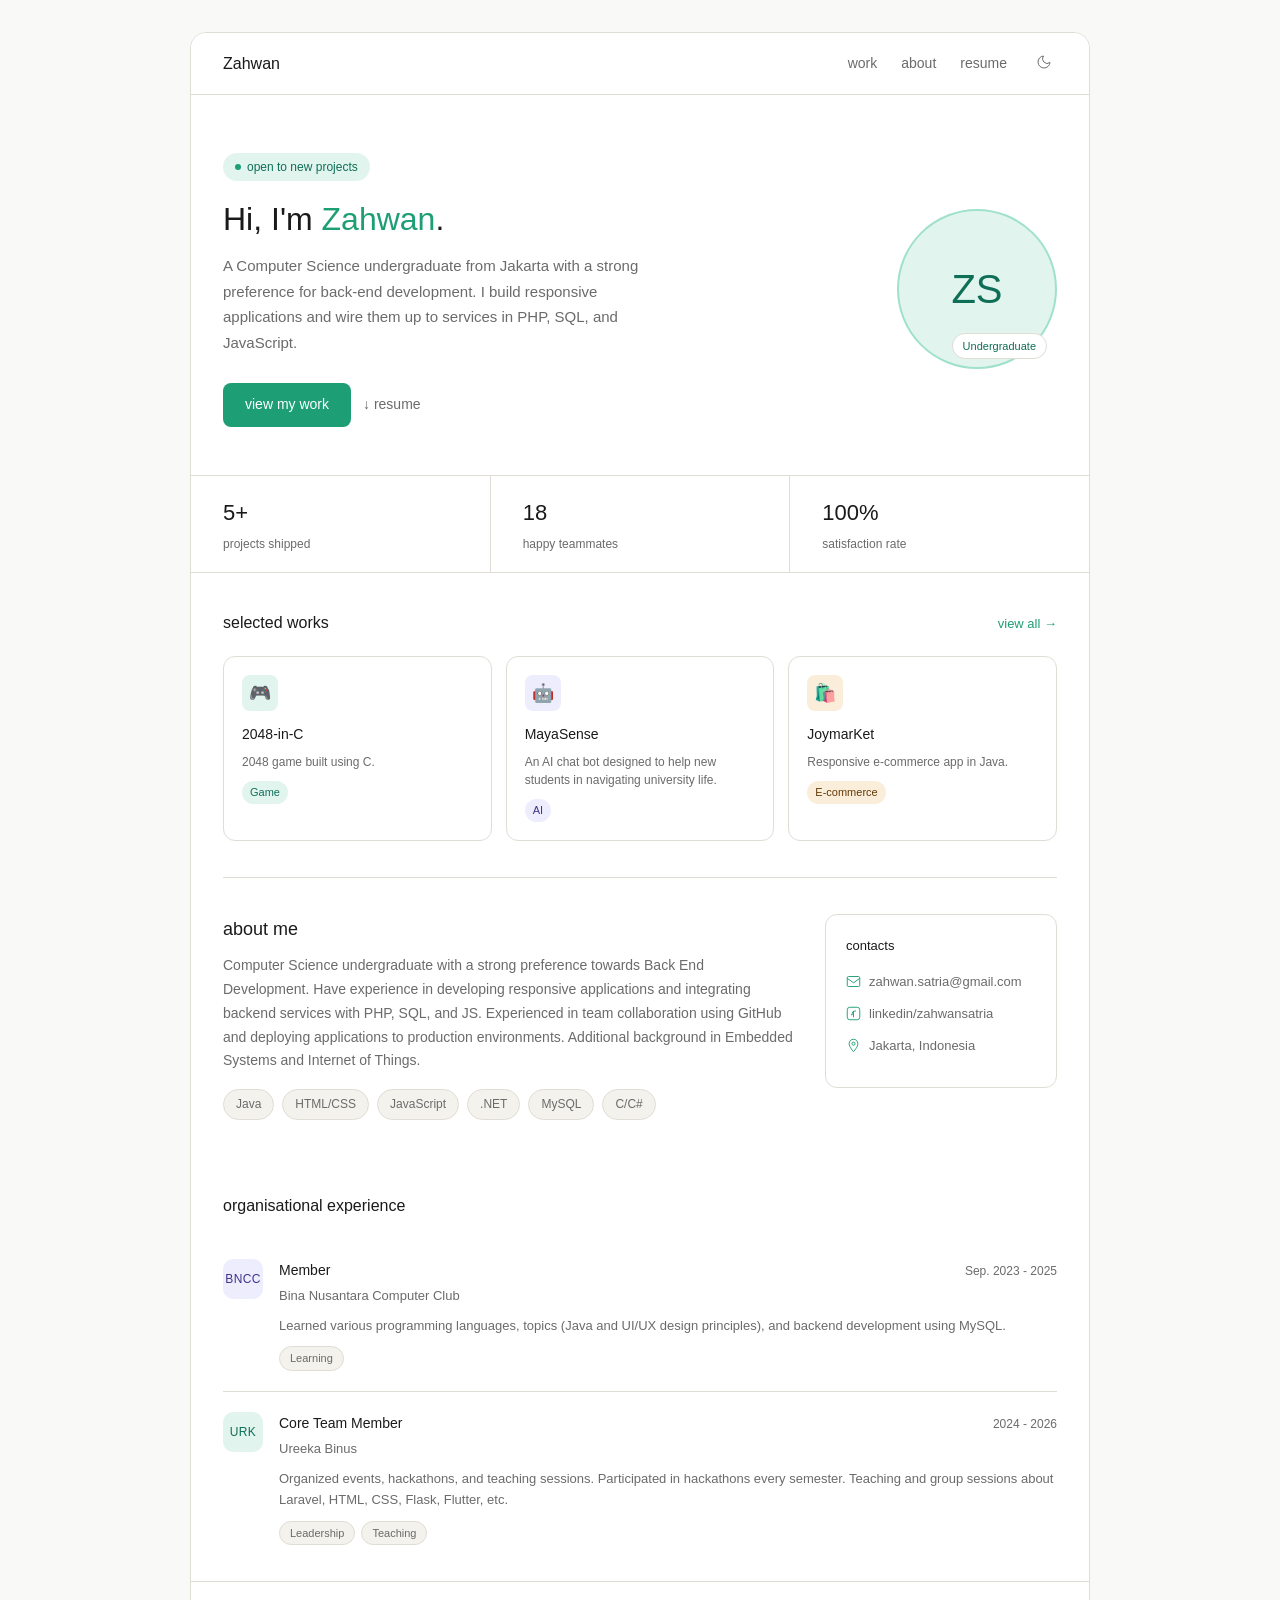
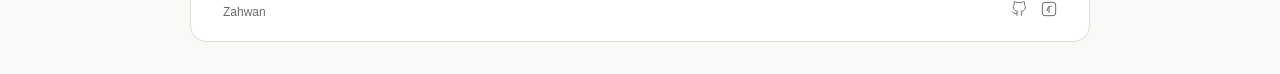
<file: docs/index.html>
<!DOCTYPE html>
<html lang="en">
<head>
  <meta charset="UTF-8" />
  <meta name="viewport" content="width=device-width, initial-scale=1.0" />
  <title>Zahwan Satria · Portfolio</title>
  <link rel="stylesheet" href="./css/styles.css" />
  
  <script>
    (function () {
      try {
        var saved = localStorage.getItem('theme');
        if (saved === 'light' || saved === 'dark') {
          document.documentElement.setAttribute('data-theme', saved);
        }
      } catch (e) {}
    })();
  </script>
</head>
<body>

  <div class="site-wrapper">

    
    <nav class="nav">
      <a class="nav-logo" href="./">Zahwan</a>
      <ul class="nav-links">
        <li><a href="./work" class="">work</a></li>
        <li><a href="./about" class="">about</a></li>
        <li><a href="./resume" class="">resume</a></li>
        <li>
          <button type="button" class="theme-toggle" id="theme-toggle" title="Switch between light and dark mode" aria-label="Switch between light and dark mode">
            <svg class="icon-moon" xmlns="http://www.w3.org/2000/svg" viewBox="0 0 24 24" fill="none" stroke="currentColor" stroke-width="1.5" aria-hidden="true"><path d="M21 12.79A9 9 0 1 1 11.21 3a7 7 0 0 0 9.79 9.79z"/></svg>
            <svg class="icon-sun" xmlns="http://www.w3.org/2000/svg" viewBox="0 0 24 24" fill="none" stroke="currentColor" stroke-width="1.5" aria-hidden="true"><circle cx="12" cy="12" r="4"/><path d="M12 2v2m0 16v2M4.93 4.93l1.41 1.41m11.32 11.32 1.41 1.41M2 12h2m16 0h2M4.93 19.07l1.41-1.41M17.66 6.34l1.41-1.41"/></svg>
          </button>
        </li>
      </ul>
    </nav>

    
  
  <section class="hero">
    <div class="hero-text">
      <div class="hero-badge">
        <span class="hero-badge-dot"></span>
        open to new projects
      </div>
      <h1>Hi, I'm <span>Zahwan</span>.</h1>
      <p class="hero-sub">
        A Computer Science undergraduate from Jakarta with a strong preference for back-end
        development. I build responsive applications and wire them up to services in
        PHP, SQL, and JavaScript.
      </p>
      <div class="hero-actions">
        <a class="btn-primary" href="./work">view my work</a>
        <a class="btn-secondary" href="./resume">↓ resume</a>
      </div>
    </div>
    <div class="avatar-area">
      <div class="avatar-ring">
        <span class="avatar-initials">ZS</span>
        <span class="avatar-badge">Undergraduate</span>
      </div>
    </div>
  </section>

  
  <div class="stats-row">
          <div class="stat">
        <div class="stat-num">5+</div>
        <div class="stat-label">projects shipped</div>
      </div>
          <div class="stat">
        <div class="stat-num">18</div>
        <div class="stat-label">happy teammates</div>
      </div>
          <div class="stat">
        <div class="stat-num">100%</div>
        <div class="stat-label">satisfaction rate</div>
      </div>
      </div>

  
  <section class="section">
    <div class="section-header">
      <span class="section-title">selected works</span>
      <a href="./work" class="section-link">view all →</a>
    </div>
    <div class="work-grid">
              <div class="work-card">
          <div class="work-thumb work-thumb--teal">🎮</div>
          <h3>2048-in-C</h3>
          <p>2048 game built using C.</p>
          <span class="work-tag work-tag--teal">Game</span>
        </div>
              <div class="work-card">
          <div class="work-thumb work-thumb--purple">🤖</div>
          <h3>MayaSense</h3>
          <p>An AI chat bot designed to help new students in navigating university life.</p>
          <span class="work-tag work-tag--purple">AI</span>
        </div>
              <div class="work-card">
          <div class="work-thumb work-thumb--amber">🛍️</div>
          <h3>JoymarKet</h3>
          <p>Responsive e-commerce app in Java.</p>
          <span class="work-tag work-tag--amber">E-commerce</span>
        </div>
          </div>
  </section>

  <div class="divider"></div>

  
  <section class="about-section">
    <div class="about-text">
      <h2>about me</h2>
      <p>Computer Science undergraduate with a strong preference towards Back End Development. Have experience in developing responsive applications and integrating backend services with PHP, SQL, and JS. Experienced in team collaboration using GitHub and deploying applications to production environments. Additional background in Embedded Systems and Internet of Things.</p>
      <div class="skills-wrap">
                  <span class="skill-pill">Java</span>
                  <span class="skill-pill">HTML/CSS</span>
                  <span class="skill-pill">JavaScript</span>
                  <span class="skill-pill">.NET</span>
                  <span class="skill-pill">MySQL</span>
                  <span class="skill-pill">C/C#</span>
              </div>
    </div>

    <div class="contact-card">
      <h3>contacts</h3>
              <a class="contact-item" href="mailto:zahwan.satria@gmail.com"
     >
    <svg xmlns="http://www.w3.org/2000/svg" viewBox="0 0 24 24" fill="none" stroke="currentColor" stroke-width="1.5" aria-hidden="true"><rect x="2" y="4" width="20" height="16" rx="2"/><path d="m2 7 10 7 10-7"/></svg>
        zahwan.satria@gmail.com
  </a>
              <a class="contact-item" href="https://www.linkedin.com/in/zahwansatria"
      target="_blank" rel="noopener" >
    <svg xmlns="http://www.w3.org/2000/svg" viewBox="0 0 24 24" fill="none" stroke="currentColor" stroke-width="1.5" aria-hidden="true"><rect x="2" y="2" width="20" height="20" rx="4"/><path d="M16 8h-2a4 4 0 0 0-4 4v2H8m4-6v10"/></svg>
        linkedin/zahwansatria
  </a>
              <div class="contact-item">
    <svg xmlns="http://www.w3.org/2000/svg" viewBox="0 0 24 24" fill="none" stroke="currentColor" stroke-width="1.5" aria-hidden="true"><path d="M12 2C8.13 2 5 5.13 5 9c0 5.25 7 13 7 13s7-7.75 7-13c0-3.87-3.13-7-7-7z"/><circle cx="12" cy="9" r="2.5"/></svg>
        Jakarta, Indonesia
  </div>
          </div>
  </section>

  
  <section class="section">
    <div class="section-header">
      <span class="section-title">organisational experience</span>
    </div>
    <div class="org-list">
              <div class="org-item">
          <div class="org-logo org-logo--purple">BNCC</div>
          <div class="org-body">
            <div class="org-header">
              <div>
                <div class="org-role">Member</div>
                <div class="org-name">Bina Nusantara Computer Club</div>
              </div>
              <span class="org-period">Sep. 2023 - 2025</span>
            </div>
            <p class="org-desc">Learned various programming languages, topics (Java and UI/UX design principles), and backend development using MySQL.</p>
            <div class="org-tags">
                              <span class="org-tag">Learning</span>
                          </div>
          </div>
        </div>
              <div class="org-item">
          <div class="org-logo org-logo--teal">URK</div>
          <div class="org-body">
            <div class="org-header">
              <div>
                <div class="org-role">Core Team Member</div>
                <div class="org-name">Ureeka Binus</div>
              </div>
              <span class="org-period">2024 - 2026</span>
            </div>
            <p class="org-desc">Organized events, hackathons, and teaching sessions. Participated in hackathons every semester. Teaching and group sessions about Laravel, HTML, CSS, Flask, Flutter, etc.</p>
            <div class="org-tags">
                              <span class="org-tag">Leadership</span>
                              <span class="org-tag">Teaching</span>
                          </div>
          </div>
        </div>
          </div>
  </section>


    
    <footer class="footer">
      <span class="footer-text">Zahwan</span>
      <div class="footer-icons">
        <a href="https://github.com/Zeed3" aria-label="GitHub" target="_blank" rel="noopener">
          <svg xmlns="http://www.w3.org/2000/svg" viewBox="0 0 24 24" fill="none" stroke="currentColor" stroke-width="1.5" aria-hidden="true"><path d="M9 19c-5 1.5-5-2.5-7-3m14 6v-3.87a3.37 3.37 0 0 0-.94-2.61c3.14-.35 6.44-1.54 6.44-7A5.44 5.44 0 0 0 20 4.77 5.07 5.07 0 0 0 19.91 1S18.73.65 16 2.48a13.38 13.38 0 0 0-7 0C6.27.65 5.09 1 5.09 1A5.07 5.07 0 0 0 5 4.77a5.44 5.44 0 0 0-1.5 3.78c0 5.42 3.3 6.61 6.44 7A3.37 3.37 0 0 0 9 18.13V22"/></svg>
        </a>
        <a href="https://www.linkedin.com/in/zahwansatria" aria-label="LinkedIn" target="_blank" rel="noopener">
          <svg xmlns="http://www.w3.org/2000/svg" viewBox="0 0 24 24" fill="none" stroke="currentColor" stroke-width="1.5" aria-hidden="true"><rect x="2" y="2" width="20" height="20" rx="4"/><path d="M16 8h-2a4 4 0 0 0-4 4v2H8m4-6v10"/></svg>
        </a>
      </div>
    </footer>

  </div>

  <script>
    document.getElementById('theme-toggle').addEventListener('click', function () {
      var root = document.documentElement;
      // Whatever is showing right now: an explicit choice, else the OS setting.
      var current = root.getAttribute('data-theme');
      var effective = current || (window.matchMedia('(prefers-color-scheme: dark)').matches ? 'dark' : 'light');
      var next = effective === 'dark' ? 'light' : 'dark';
      root.setAttribute('data-theme', next);
      try { localStorage.setItem('theme', next); } catch (e) {}
    });
  </script>

</body>
</html>
</file>
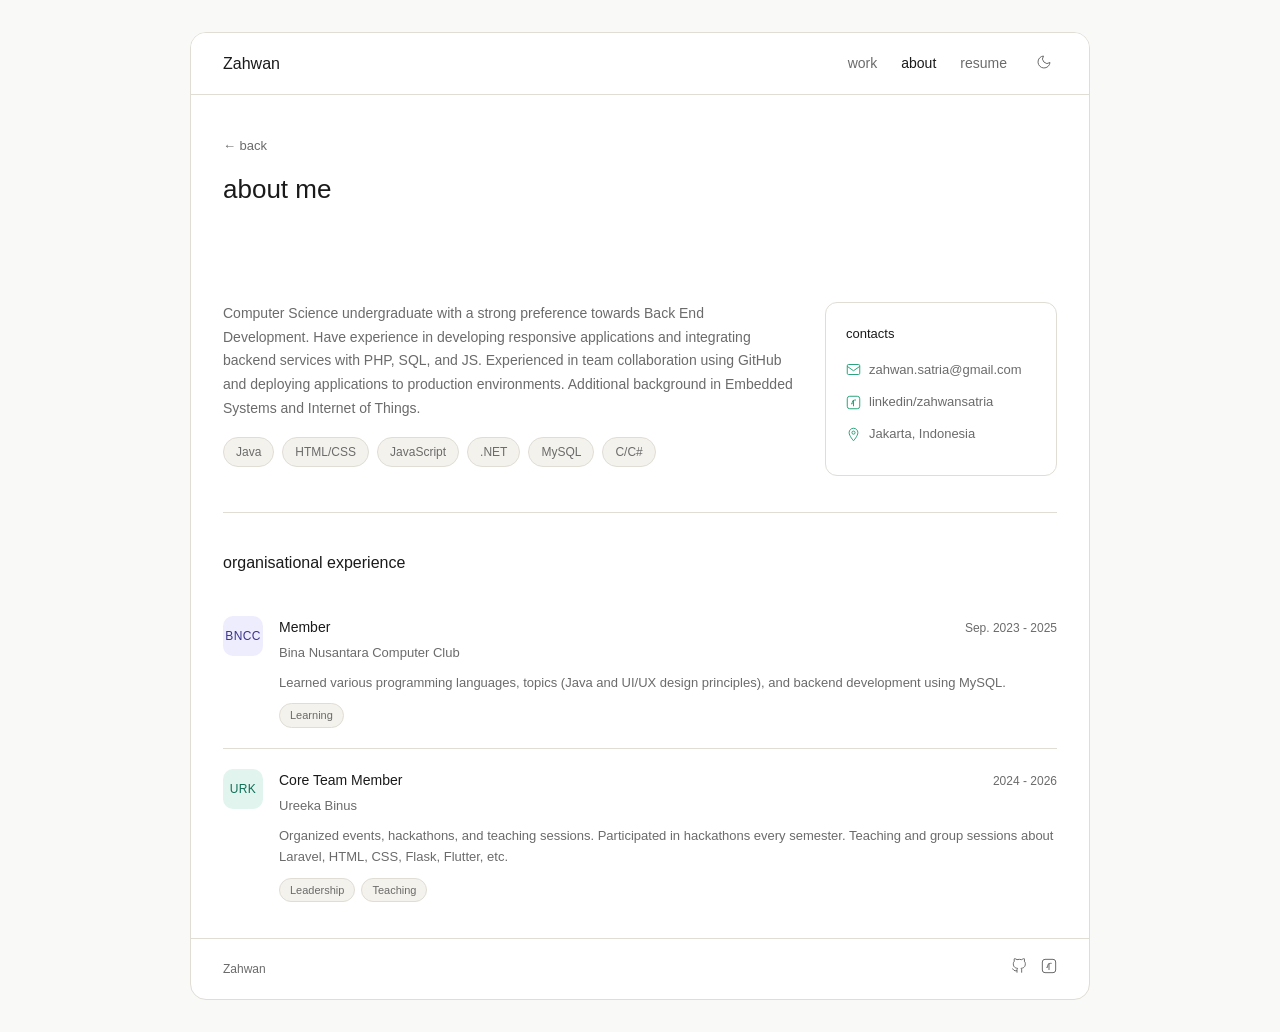
<file: docs/about/index.html>
<!DOCTYPE html>
<html lang="en">
<head>
  <meta charset="UTF-8" />
  <meta name="viewport" content="width=device-width, initial-scale=1.0" />
  <title>About · Zahwan Satria</title>
  <link rel="stylesheet" href="../css/styles.css" />
  
  <script>
    (function () {
      try {
        var saved = localStorage.getItem('theme');
        if (saved === 'light' || saved === 'dark') {
          document.documentElement.setAttribute('data-theme', saved);
        }
      } catch (e) {}
    })();
  </script>
</head>
<body>

  <div class="site-wrapper">

    
    <nav class="nav">
      <a class="nav-logo" href="../">Zahwan</a>
      <ul class="nav-links">
        <li><a href="../work" class="">work</a></li>
        <li><a href="../about" class="active">about</a></li>
        <li><a href="../resume" class="">resume</a></li>
        <li>
          <button type="button" class="theme-toggle" id="theme-toggle" title="Switch between light and dark mode" aria-label="Switch between light and dark mode">
            <svg class="icon-moon" xmlns="http://www.w3.org/2000/svg" viewBox="0 0 24 24" fill="none" stroke="currentColor" stroke-width="1.5" aria-hidden="true"><path d="M21 12.79A9 9 0 1 1 11.21 3a7 7 0 0 0 9.79 9.79z"/></svg>
            <svg class="icon-sun" xmlns="http://www.w3.org/2000/svg" viewBox="0 0 24 24" fill="none" stroke="currentColor" stroke-width="1.5" aria-hidden="true"><circle cx="12" cy="12" r="4"/><path d="M12 2v2m0 16v2M4.93 4.93l1.41 1.41m11.32 11.32 1.41 1.41M2 12h2m16 0h2M4.93 19.07l1.41-1.41M17.66 6.34l1.41-1.41"/></svg>
          </button>
        </li>
      </ul>
    </nav>

    
  <section class="section">
    <div class="page-header">
      <a href="../" class="back-link">← back</a>
      <h1 class="page-title">about me</h1>
    </div>
  </section>

  <section class="about-section">
    <div class="about-text">
      <p>Computer Science undergraduate with a strong preference towards Back End Development. Have experience in developing responsive applications and integrating backend services with PHP, SQL, and JS. Experienced in team collaboration using GitHub and deploying applications to production environments. Additional background in Embedded Systems and Internet of Things.</p>
      <div class="skills-wrap">
                  <span class="skill-pill">Java</span>
                  <span class="skill-pill">HTML/CSS</span>
                  <span class="skill-pill">JavaScript</span>
                  <span class="skill-pill">.NET</span>
                  <span class="skill-pill">MySQL</span>
                  <span class="skill-pill">C/C#</span>
              </div>
    </div>

    <div class="contact-card">
      <h3>contacts</h3>
              <a class="contact-item" href="mailto:zahwan.satria@gmail.com"
     >
    <svg xmlns="http://www.w3.org/2000/svg" viewBox="0 0 24 24" fill="none" stroke="currentColor" stroke-width="1.5" aria-hidden="true"><rect x="2" y="4" width="20" height="16" rx="2"/><path d="m2 7 10 7 10-7"/></svg>
        zahwan.satria@gmail.com
  </a>
              <a class="contact-item" href="https://www.linkedin.com/in/zahwansatria"
      target="_blank" rel="noopener" >
    <svg xmlns="http://www.w3.org/2000/svg" viewBox="0 0 24 24" fill="none" stroke="currentColor" stroke-width="1.5" aria-hidden="true"><rect x="2" y="2" width="20" height="20" rx="4"/><path d="M16 8h-2a4 4 0 0 0-4 4v2H8m4-6v10"/></svg>
        linkedin/zahwansatria
  </a>
              <div class="contact-item">
    <svg xmlns="http://www.w3.org/2000/svg" viewBox="0 0 24 24" fill="none" stroke="currentColor" stroke-width="1.5" aria-hidden="true"><path d="M12 2C8.13 2 5 5.13 5 9c0 5.25 7 13 7 13s7-7.75 7-13c0-3.87-3.13-7-7-7z"/><circle cx="12" cy="9" r="2.5"/></svg>
        Jakarta, Indonesia
  </div>
          </div>
  </section>

  <div class="divider"></div>

  
  <section class="section">
    <div class="section-header">
      <span class="section-title">organisational experience</span>
    </div>
    <div class="org-list">
              <div class="org-item">
          <div class="org-logo org-logo--purple">BNCC</div>
          <div class="org-body">
            <div class="org-header">
              <div>
                <div class="org-role">Member</div>
                <div class="org-name">Bina Nusantara Computer Club</div>
              </div>
              <span class="org-period">Sep. 2023 - 2025</span>
            </div>
            <p class="org-desc">Learned various programming languages, topics (Java and UI/UX design principles), and backend development using MySQL.</p>
            <div class="org-tags">
                              <span class="org-tag">Learning</span>
                          </div>
          </div>
        </div>
              <div class="org-item">
          <div class="org-logo org-logo--teal">URK</div>
          <div class="org-body">
            <div class="org-header">
              <div>
                <div class="org-role">Core Team Member</div>
                <div class="org-name">Ureeka Binus</div>
              </div>
              <span class="org-period">2024 - 2026</span>
            </div>
            <p class="org-desc">Organized events, hackathons, and teaching sessions. Participated in hackathons every semester. Teaching and group sessions about Laravel, HTML, CSS, Flask, Flutter, etc.</p>
            <div class="org-tags">
                              <span class="org-tag">Leadership</span>
                              <span class="org-tag">Teaching</span>
                          </div>
          </div>
        </div>
          </div>
  </section>


    
    <footer class="footer">
      <span class="footer-text">Zahwan</span>
      <div class="footer-icons">
        <a href="https://github.com/Zeed3" aria-label="GitHub" target="_blank" rel="noopener">
          <svg xmlns="http://www.w3.org/2000/svg" viewBox="0 0 24 24" fill="none" stroke="currentColor" stroke-width="1.5" aria-hidden="true"><path d="M9 19c-5 1.5-5-2.5-7-3m14 6v-3.87a3.37 3.37 0 0 0-.94-2.61c3.14-.35 6.44-1.54 6.44-7A5.44 5.44 0 0 0 20 4.77 5.07 5.07 0 0 0 19.91 1S18.73.65 16 2.48a13.38 13.38 0 0 0-7 0C6.27.65 5.09 1 5.09 1A5.07 5.07 0 0 0 5 4.77a5.44 5.44 0 0 0-1.5 3.78c0 5.42 3.3 6.61 6.44 7A3.37 3.37 0 0 0 9 18.13V22"/></svg>
        </a>
        <a href="https://www.linkedin.com/in/zahwansatria" aria-label="LinkedIn" target="_blank" rel="noopener">
          <svg xmlns="http://www.w3.org/2000/svg" viewBox="0 0 24 24" fill="none" stroke="currentColor" stroke-width="1.5" aria-hidden="true"><rect x="2" y="2" width="20" height="20" rx="4"/><path d="M16 8h-2a4 4 0 0 0-4 4v2H8m4-6v10"/></svg>
        </a>
      </div>
    </footer>

  </div>

  <script>
    document.getElementById('theme-toggle').addEventListener('click', function () {
      var root = document.documentElement;
      // Whatever is showing right now: an explicit choice, else the OS setting.
      var current = root.getAttribute('data-theme');
      var effective = current || (window.matchMedia('(prefers-color-scheme: dark)').matches ? 'dark' : 'light');
      var next = effective === 'dark' ? 'light' : 'dark';
      root.setAttribute('data-theme', next);
      try { localStorage.setItem('theme', next); } catch (e) {}
    });
  </script>

</body>
</html>
</file>
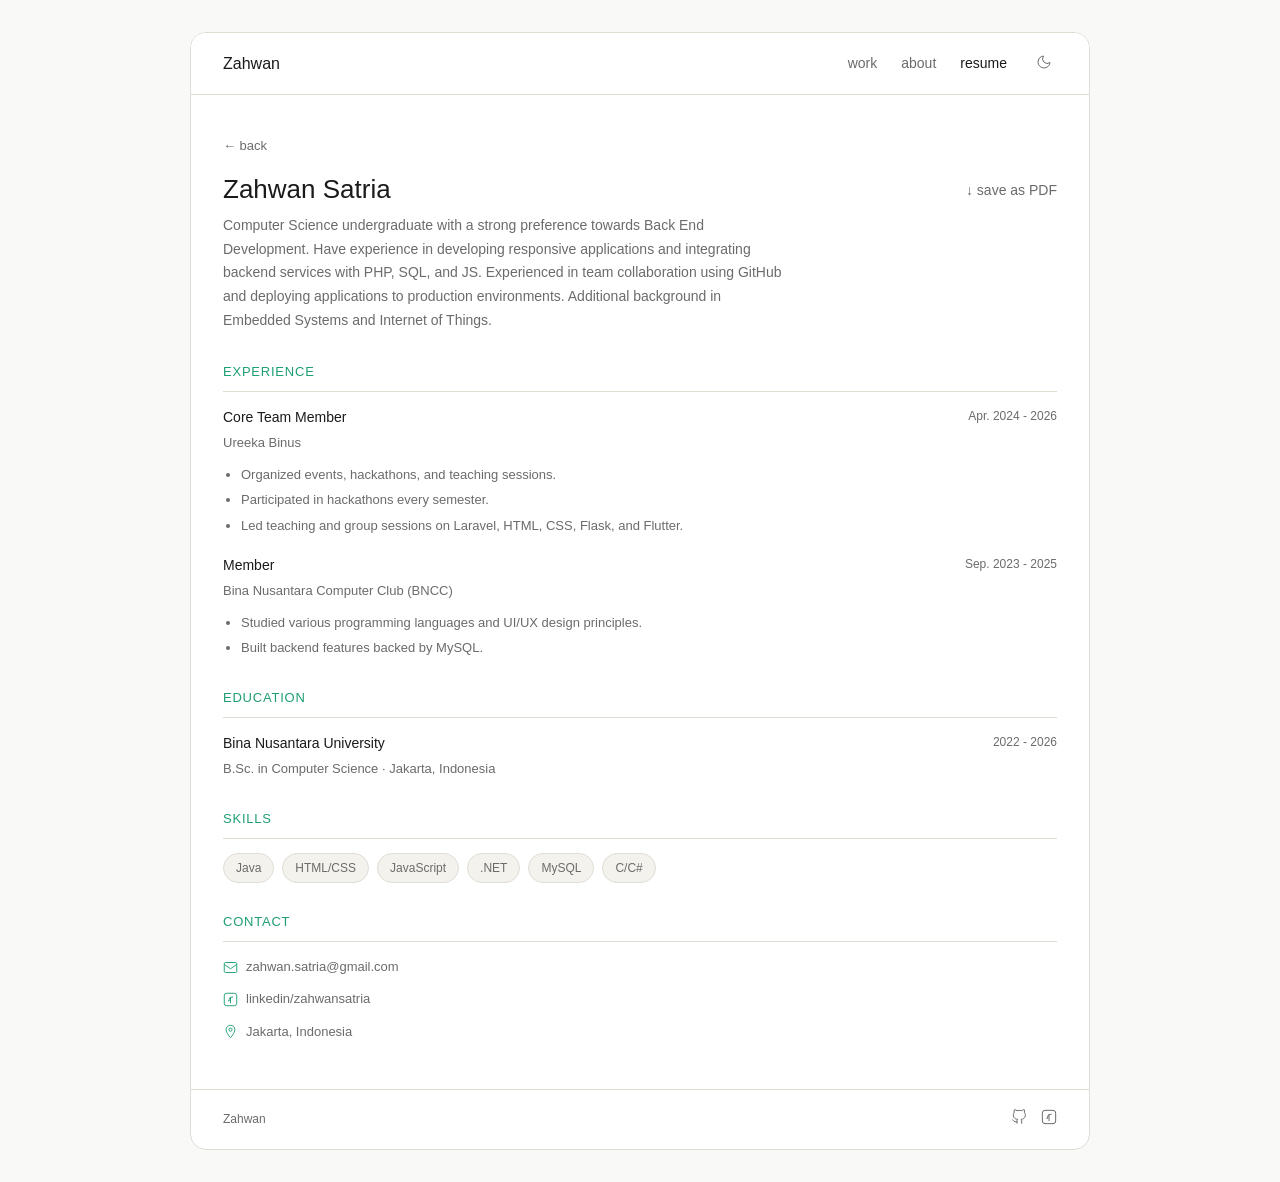
<file: docs/resume/index.html>
<!DOCTYPE html>
<html lang="en">
<head>
  <meta charset="UTF-8" />
  <meta name="viewport" content="width=device-width, initial-scale=1.0" />
  <title>Resume · Zahwan Satria</title>
  <link rel="stylesheet" href="../css/styles.css" />
  
  <script>
    (function () {
      try {
        var saved = localStorage.getItem('theme');
        if (saved === 'light' || saved === 'dark') {
          document.documentElement.setAttribute('data-theme', saved);
        }
      } catch (e) {}
    })();
  </script>
</head>
<body>

  <div class="site-wrapper">

    
    <nav class="nav">
      <a class="nav-logo" href="../">Zahwan</a>
      <ul class="nav-links">
        <li><a href="../work" class="">work</a></li>
        <li><a href="../about" class="">about</a></li>
        <li><a href="../resume" class="active">resume</a></li>
        <li>
          <button type="button" class="theme-toggle" id="theme-toggle" title="Switch between light and dark mode" aria-label="Switch between light and dark mode">
            <svg class="icon-moon" xmlns="http://www.w3.org/2000/svg" viewBox="0 0 24 24" fill="none" stroke="currentColor" stroke-width="1.5" aria-hidden="true"><path d="M21 12.79A9 9 0 1 1 11.21 3a7 7 0 0 0 9.79 9.79z"/></svg>
            <svg class="icon-sun" xmlns="http://www.w3.org/2000/svg" viewBox="0 0 24 24" fill="none" stroke="currentColor" stroke-width="1.5" aria-hidden="true"><circle cx="12" cy="12" r="4"/><path d="M12 2v2m0 16v2M4.93 4.93l1.41 1.41m11.32 11.32 1.41 1.41M2 12h2m16 0h2M4.93 19.07l1.41-1.41M17.66 6.34l1.41-1.41"/></svg>
          </button>
        </li>
      </ul>
    </nav>

    
  <section class="section">
    <div class="page-header">
      <a href="../" class="back-link">← back</a>
      <div class="resume-headline">
        <h1 class="page-title">Zahwan Satria</h1>
        <button class="btn-secondary resume-print" onclick="window.print()">↓ save as PDF</button>
      </div>
      <p class="page-sub">Computer Science undergraduate with a strong preference towards Back End Development. Have experience in developing responsive applications and integrating backend services with PHP, SQL, and JS. Experienced in team collaboration using GitHub and deploying applications to production environments. Additional background in Embedded Systems and Internet of Things.</p>
    </div>

    
    <div class="resume-block">
      <h2 class="resume-heading">Experience</h2>
              <div class="resume-item">
          <div class="resume-item-head">
            <div>
              <div class="resume-role">Core Team Member</div>
              <div class="resume-org">Ureeka Binus</div>
            </div>
            <span class="resume-period">Apr. 2024 - 2026</span>
          </div>
          <ul class="resume-points">
                          <li>Organized events, hackathons, and teaching sessions.</li>
                          <li>Participated in hackathons every semester.</li>
                          <li>Led teaching and group sessions on Laravel, HTML, CSS, Flask, and Flutter.</li>
                      </ul>
        </div>
              <div class="resume-item">
          <div class="resume-item-head">
            <div>
              <div class="resume-role">Member</div>
              <div class="resume-org">Bina Nusantara Computer Club (BNCC)</div>
            </div>
            <span class="resume-period">Sep. 2023 - 2025</span>
          </div>
          <ul class="resume-points">
                          <li>Studied various programming languages and UI/UX design principles.</li>
                          <li>Built backend features backed by MySQL.</li>
                      </ul>
        </div>
          </div>

    
    <div class="resume-block">
      <h2 class="resume-heading">Education</h2>
              <div class="resume-item">
          <div class="resume-item-head">
            <div>
              <div class="resume-role">Bina Nusantara University</div>
              <div class="resume-org">B.Sc. in Computer Science · Jakarta, Indonesia</div>
            </div>
            <span class="resume-period">2022 - 2026</span>
          </div>
        </div>
          </div>

    
    <div class="resume-block">
      <h2 class="resume-heading">Skills</h2>
      <div class="skills-wrap">
                  <span class="skill-pill">Java</span>
                  <span class="skill-pill">HTML/CSS</span>
                  <span class="skill-pill">JavaScript</span>
                  <span class="skill-pill">.NET</span>
                  <span class="skill-pill">MySQL</span>
                  <span class="skill-pill">C/C#</span>
              </div>
    </div>

    
    <div class="resume-block">
      <h2 class="resume-heading">Contact</h2>
      <div class="org-list">
                  <a class="contact-item" href="mailto:zahwan.satria@gmail.com"
     >
    <svg xmlns="http://www.w3.org/2000/svg" viewBox="0 0 24 24" fill="none" stroke="currentColor" stroke-width="1.5" aria-hidden="true"><rect x="2" y="4" width="20" height="16" rx="2"/><path d="m2 7 10 7 10-7"/></svg>
        zahwan.satria@gmail.com
  </a>
                  <a class="contact-item" href="https://www.linkedin.com/in/zahwansatria"
      target="_blank" rel="noopener" >
    <svg xmlns="http://www.w3.org/2000/svg" viewBox="0 0 24 24" fill="none" stroke="currentColor" stroke-width="1.5" aria-hidden="true"><rect x="2" y="2" width="20" height="20" rx="4"/><path d="M16 8h-2a4 4 0 0 0-4 4v2H8m4-6v10"/></svg>
        linkedin/zahwansatria
  </a>
                  <div class="contact-item">
    <svg xmlns="http://www.w3.org/2000/svg" viewBox="0 0 24 24" fill="none" stroke="currentColor" stroke-width="1.5" aria-hidden="true"><path d="M12 2C8.13 2 5 5.13 5 9c0 5.25 7 13 7 13s7-7.75 7-13c0-3.87-3.13-7-7-7z"/><circle cx="12" cy="9" r="2.5"/></svg>
        Jakarta, Indonesia
  </div>
              </div>
    </div>
  </section>


    
    <footer class="footer">
      <span class="footer-text">Zahwan</span>
      <div class="footer-icons">
        <a href="https://github.com/Zeed3" aria-label="GitHub" target="_blank" rel="noopener">
          <svg xmlns="http://www.w3.org/2000/svg" viewBox="0 0 24 24" fill="none" stroke="currentColor" stroke-width="1.5" aria-hidden="true"><path d="M9 19c-5 1.5-5-2.5-7-3m14 6v-3.87a3.37 3.37 0 0 0-.94-2.61c3.14-.35 6.44-1.54 6.44-7A5.44 5.44 0 0 0 20 4.77 5.07 5.07 0 0 0 19.91 1S18.73.65 16 2.48a13.38 13.38 0 0 0-7 0C6.27.65 5.09 1 5.09 1A5.07 5.07 0 0 0 5 4.77a5.44 5.44 0 0 0-1.5 3.78c0 5.42 3.3 6.61 6.44 7A3.37 3.37 0 0 0 9 18.13V22"/></svg>
        </a>
        <a href="https://www.linkedin.com/in/zahwansatria" aria-label="LinkedIn" target="_blank" rel="noopener">
          <svg xmlns="http://www.w3.org/2000/svg" viewBox="0 0 24 24" fill="none" stroke="currentColor" stroke-width="1.5" aria-hidden="true"><rect x="2" y="2" width="20" height="20" rx="4"/><path d="M16 8h-2a4 4 0 0 0-4 4v2H8m4-6v10"/></svg>
        </a>
      </div>
    </footer>

  </div>

  <script>
    document.getElementById('theme-toggle').addEventListener('click', function () {
      var root = document.documentElement;
      // Whatever is showing right now: an explicit choice, else the OS setting.
      var current = root.getAttribute('data-theme');
      var effective = current || (window.matchMedia('(prefers-color-scheme: dark)').matches ? 'dark' : 'light');
      var next = effective === 'dark' ? 'light' : 'dark';
      root.setAttribute('data-theme', next);
      try { localStorage.setItem('theme', next); } catch (e) {}
    });
  </script>

</body>
</html>
</file>
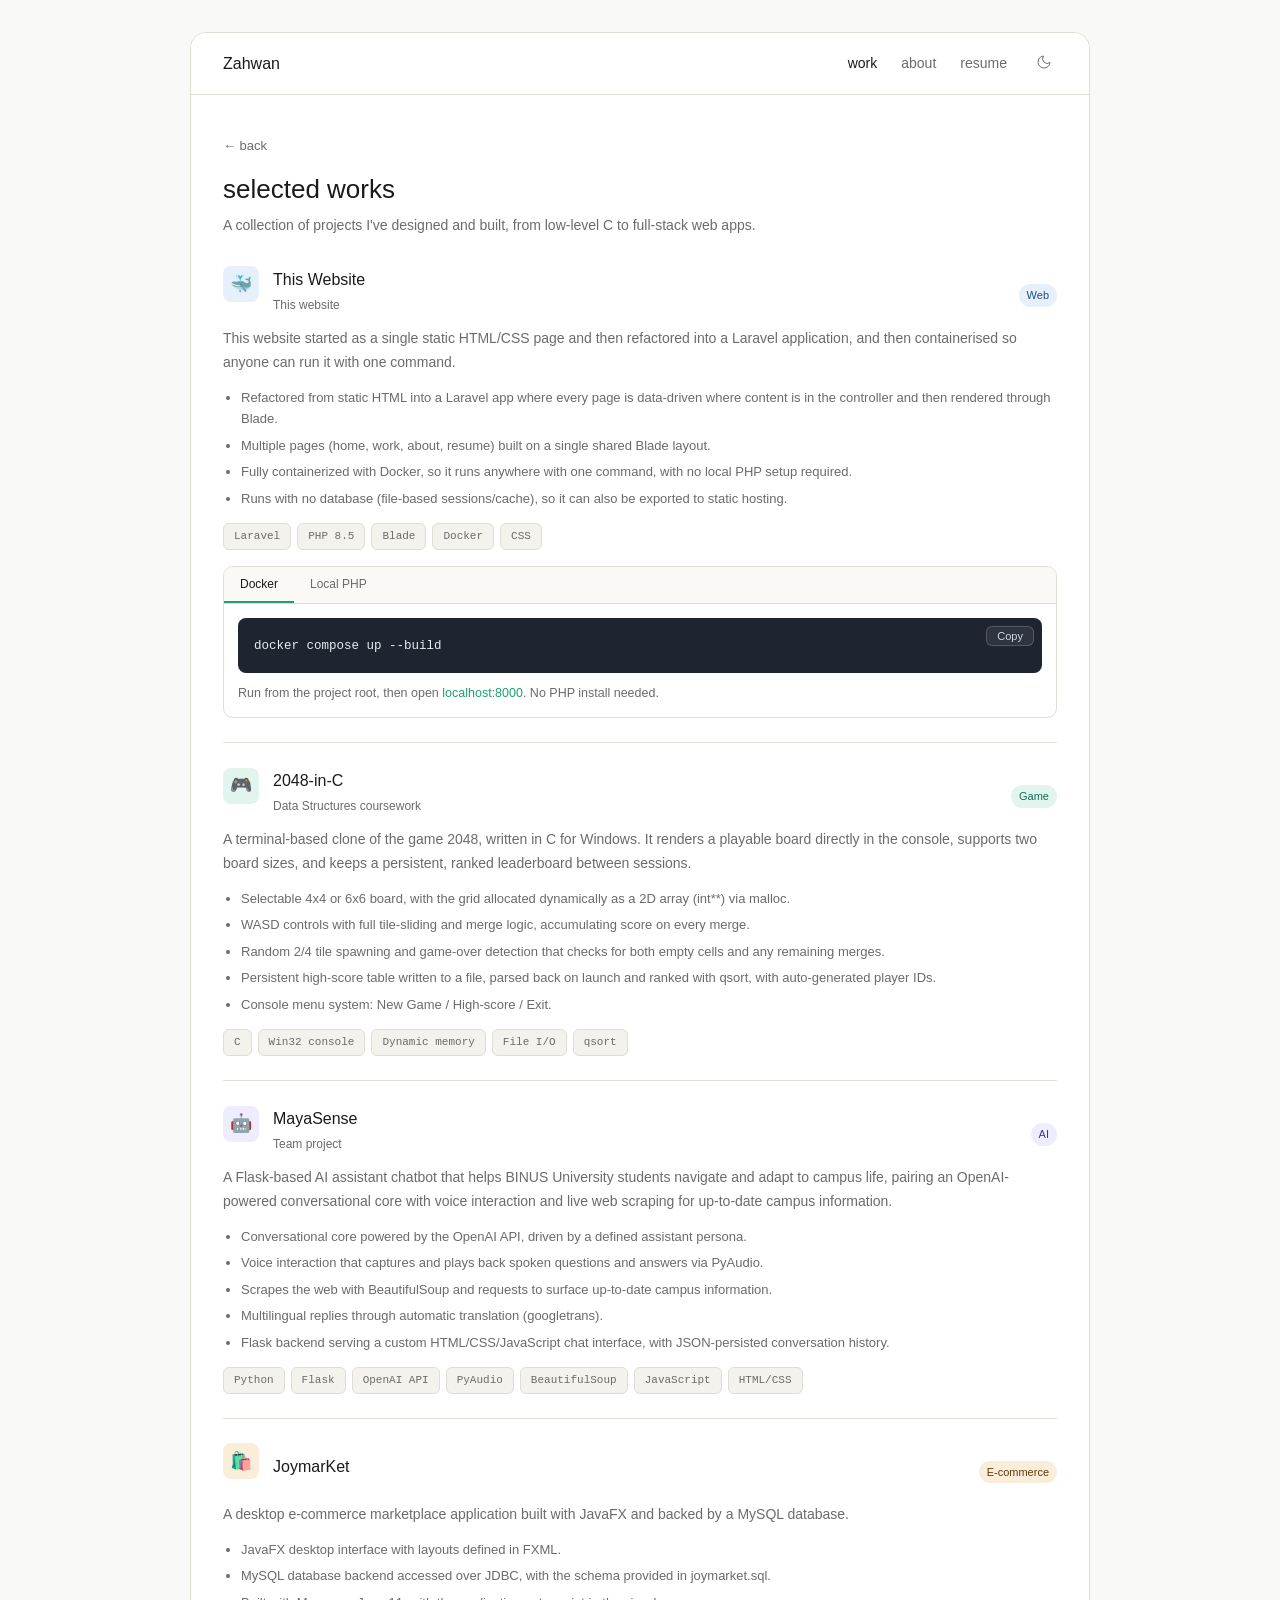
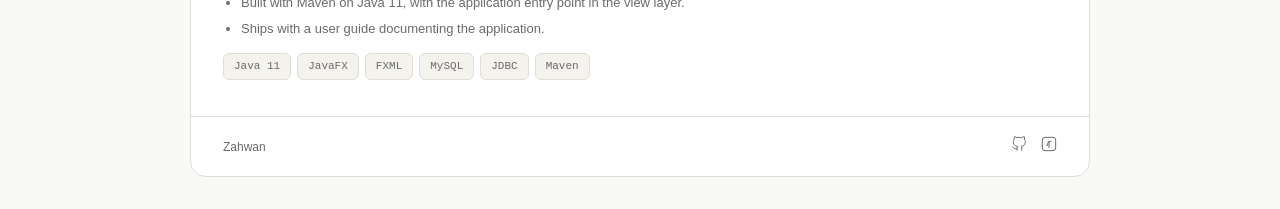
<file: docs/work/index.html>
<!DOCTYPE html>
<html lang="en">
<head>
  <meta charset="UTF-8" />
  <meta name="viewport" content="width=device-width, initial-scale=1.0" />
  <title>Work · Zahwan Satria</title>
  <link rel="stylesheet" href="../css/styles.css" />
  
  <script>
    (function () {
      try {
        var saved = localStorage.getItem('theme');
        if (saved === 'light' || saved === 'dark') {
          document.documentElement.setAttribute('data-theme', saved);
        }
      } catch (e) {}
    })();
  </script>
</head>
<body>

  <div class="site-wrapper">

    
    <nav class="nav">
      <a class="nav-logo" href="../">Zahwan</a>
      <ul class="nav-links">
        <li><a href="../work" class="active">work</a></li>
        <li><a href="../about" class="">about</a></li>
        <li><a href="../resume" class="">resume</a></li>
        <li>
          <button type="button" class="theme-toggle" id="theme-toggle" title="Switch between light and dark mode" aria-label="Switch between light and dark mode">
            <svg class="icon-moon" xmlns="http://www.w3.org/2000/svg" viewBox="0 0 24 24" fill="none" stroke="currentColor" stroke-width="1.5" aria-hidden="true"><path d="M21 12.79A9 9 0 1 1 11.21 3a7 7 0 0 0 9.79 9.79z"/></svg>
            <svg class="icon-sun" xmlns="http://www.w3.org/2000/svg" viewBox="0 0 24 24" fill="none" stroke="currentColor" stroke-width="1.5" aria-hidden="true"><circle cx="12" cy="12" r="4"/><path d="M12 2v2m0 16v2M4.93 4.93l1.41 1.41m11.32 11.32 1.41 1.41M2 12h2m16 0h2M4.93 19.07l1.41-1.41M17.66 6.34l1.41-1.41"/></svg>
          </button>
        </li>
      </ul>
    </nav>

    
  <section class="section">
    <div class="page-header">
      <a href="../" class="back-link">← back</a>
      <h1 class="page-title">selected works</h1>
      <p class="page-sub">A collection of projects I've designed and built, from low-level C to full-stack web apps.</p>
    </div>

    <div class="project-list">
              <article class="project">
          <div class="project-head">
            <div class="work-thumb work-thumb--blue">🐳</div>
            <div class="project-heading">
              <h2 class="project-title">This Website</h2>
                              <span class="project-context">This website</span>
                          </div>
            <span class="work-tag work-tag--blue">Web</span>
          </div>

          <p class="project-desc">This website started as a single static HTML/CSS page and then refactored into a Laravel application, and then containerised so anyone can run it with one command.</p>

                      <ul class="project-highlights">
                              <li>Refactored from static HTML into a Laravel app where every page is data-driven where content is in the controller and then rendered through Blade.</li>
                              <li>Multiple pages (home, work, about, resume) built on a single shared Blade layout.</li>
                              <li>Fully containerized with Docker, so it runs anywhere with one command, with no local PHP setup required.</li>
                              <li>Runs with no database (file-based sessions/cache), so it can also be exported to static hosting.</li>
                          </ul>
          
                      <div class="project-stack">
                              <span class="stack-pill">Laravel</span>
                              <span class="stack-pill">PHP 8.5</span>
                              <span class="stack-pill">Blade</span>
                              <span class="stack-pill">Docker</span>
                              <span class="stack-pill">CSS</span>
                          </div>
          
                      <div class="run-panel">
  <div class="run-tabs" role="tablist">
    <button type="button" class="run-tab active" data-tab="docker" role="tab" aria-selected="true">Docker</button>
    <button type="button" class="run-tab" data-tab="local" role="tab" aria-selected="false">Local PHP</button>
  </div>

  <div class="run-pane active" data-pane="docker" role="tabpanel">
    <div class="code-block">
      <button type="button" class="copy-btn" aria-label="Copy to clipboard">Copy</button>
      <pre><code>docker compose up --build</code></pre>
    </div>
    <p class="run-note">Run from the project root, then open <a href="http://localhost:8000">localhost:8000</a>. No PHP install needed.</p>
  </div>

  <div class="run-pane" data-pane="local" role="tabpanel" hidden>
    <div class="code-block">
      <button type="button" class="copy-btn" aria-label="Copy to clipboard">Copy</button>
      <pre><code>composer install
cp .env.example .env
php artisan key:generate
php artisan serve</code></pre>
    </div>
    <p class="run-note">Requires PHP 8.2+ and Composer, then open <a href="http://localhost:8000">localhost:8000</a>.</p>
  </div>
</div>
                  </article>
              <article class="project">
          <div class="project-head">
            <div class="work-thumb work-thumb--teal">🎮</div>
            <div class="project-heading">
              <h2 class="project-title">2048-in-C</h2>
                              <span class="project-context">Data Structures coursework</span>
                          </div>
            <span class="work-tag work-tag--teal">Game</span>
          </div>

          <p class="project-desc">A terminal-based clone of the game 2048, written in C for Windows. It renders a playable board directly in the console, supports two board sizes, and keeps a persistent, ranked leaderboard between sessions.</p>

                      <ul class="project-highlights">
                              <li>Selectable 4x4 or 6x6 board, with the grid allocated dynamically as a 2D array (int**) via malloc.</li>
                              <li>WASD controls with full tile-sliding and merge logic, accumulating score on every merge.</li>
                              <li>Random 2/4 tile spawning and game-over detection that checks for both empty cells and any remaining merges.</li>
                              <li>Persistent high-score table written to a file, parsed back on launch and ranked with qsort, with auto-generated player IDs.</li>
                              <li>Console menu system: New Game / High-score / Exit.</li>
                          </ul>
          
                      <div class="project-stack">
                              <span class="stack-pill">C</span>
                              <span class="stack-pill">Win32 console</span>
                              <span class="stack-pill">Dynamic memory</span>
                              <span class="stack-pill">File I/O</span>
                              <span class="stack-pill">qsort</span>
                          </div>
          
                  </article>
              <article class="project">
          <div class="project-head">
            <div class="work-thumb work-thumb--purple">🤖</div>
            <div class="project-heading">
              <h2 class="project-title">MayaSense</h2>
                              <span class="project-context">Team project</span>
                          </div>
            <span class="work-tag work-tag--purple">AI</span>
          </div>

          <p class="project-desc">A Flask-based AI assistant chatbot that helps BINUS University students navigate and adapt to campus life, pairing an OpenAI-powered conversational core with voice interaction and live web scraping for up-to-date campus information.</p>

                      <ul class="project-highlights">
                              <li>Conversational core powered by the OpenAI API, driven by a defined assistant persona.</li>
                              <li>Voice interaction that captures and plays back spoken questions and answers via PyAudio.</li>
                              <li>Scrapes the web with BeautifulSoup and requests to surface up-to-date campus information.</li>
                              <li>Multilingual replies through automatic translation (googletrans).</li>
                              <li>Flask backend serving a custom HTML/CSS/JavaScript chat interface, with JSON-persisted conversation history.</li>
                          </ul>
          
                      <div class="project-stack">
                              <span class="stack-pill">Python</span>
                              <span class="stack-pill">Flask</span>
                              <span class="stack-pill">OpenAI API</span>
                              <span class="stack-pill">PyAudio</span>
                              <span class="stack-pill">BeautifulSoup</span>
                              <span class="stack-pill">JavaScript</span>
                              <span class="stack-pill">HTML/CSS</span>
                          </div>
          
                  </article>
              <article class="project">
          <div class="project-head">
            <div class="work-thumb work-thumb--amber">🛍️</div>
            <div class="project-heading">
              <h2 class="project-title">JoymarKet</h2>
                          </div>
            <span class="work-tag work-tag--amber">E-commerce</span>
          </div>

          <p class="project-desc">A desktop e-commerce marketplace application built with JavaFX and backed by a MySQL database.</p>

                      <ul class="project-highlights">
                              <li>JavaFX desktop interface with layouts defined in FXML.</li>
                              <li>MySQL database backend accessed over JDBC, with the schema provided in joymarket.sql.</li>
                              <li>Built with Maven on Java 11, with the application entry point in the view layer.</li>
                              <li>Ships with a user guide documenting the application.</li>
                          </ul>
          
                      <div class="project-stack">
                              <span class="stack-pill">Java 11</span>
                              <span class="stack-pill">JavaFX</span>
                              <span class="stack-pill">FXML</span>
                              <span class="stack-pill">MySQL</span>
                              <span class="stack-pill">JDBC</span>
                              <span class="stack-pill">Maven</span>
                          </div>
          
                  </article>
          </div>
  </section>

  <script>
    document.addEventListener('DOMContentLoaded', function () {
      // Copy-to-clipboard buttons (with fallback for insecure/older contexts)
      function fallbackCopy(text) {
        var ta = document.createElement('textarea');
        ta.value = text;
        ta.setAttribute('readonly', '');
        ta.style.position = 'fixed';
        ta.style.opacity = '0';
        document.body.appendChild(ta);
        ta.select();
        var ok = false;
        try { ok = document.execCommand('copy'); } catch (e) { ok = false; }
        document.body.removeChild(ta);
        return ok;
      }

      function flashCopied(btn) {
        var original = btn.getAttribute('data-label') || btn.textContent;
        btn.setAttribute('data-label', original);
        btn.textContent = 'Copied!';
        btn.classList.add('copied');
        setTimeout(function () {
          btn.textContent = original;
          btn.classList.remove('copied');
        }, 1500);
      }

      document.querySelectorAll('.copy-btn').forEach(function (btn) {
        btn.addEventListener('click', function () {
          var code = btn.parentElement.querySelector('code').innerText;
          if (navigator.clipboard && navigator.clipboard.writeText) {
            navigator.clipboard.writeText(code)
              .then(function () { flashCopied(btn); })
              .catch(function () { if (fallbackCopy(code)) { flashCopied(btn); } });
          } else if (fallbackCopy(code)) {
            flashCopied(btn);
          }
        });
      });

      // Tab switching
      document.querySelectorAll('.run-tab').forEach(function (tab) {
        tab.addEventListener('click', function () {
          var panel = tab.closest('.run-panel');
          panel.querySelectorAll('.run-tab').forEach(function (t) {
            t.classList.remove('active');
            t.setAttribute('aria-selected', 'false');
          });
          panel.querySelectorAll('.run-pane').forEach(function (p) {
            p.hidden = true;
            p.classList.remove('active');
          });
          tab.classList.add('active');
          tab.setAttribute('aria-selected', 'true');
          var pane = panel.querySelector('.run-pane[data-pane="' + tab.dataset.tab + '"]');
          pane.hidden = false;
          pane.classList.add('active');
        });
      });
    });
  </script>


    
    <footer class="footer">
      <span class="footer-text">Zahwan</span>
      <div class="footer-icons">
        <a href="https://github.com/Zeed3" aria-label="GitHub" target="_blank" rel="noopener">
          <svg xmlns="http://www.w3.org/2000/svg" viewBox="0 0 24 24" fill="none" stroke="currentColor" stroke-width="1.5" aria-hidden="true"><path d="M9 19c-5 1.5-5-2.5-7-3m14 6v-3.87a3.37 3.37 0 0 0-.94-2.61c3.14-.35 6.44-1.54 6.44-7A5.44 5.44 0 0 0 20 4.77 5.07 5.07 0 0 0 19.91 1S18.73.65 16 2.48a13.38 13.38 0 0 0-7 0C6.27.65 5.09 1 5.09 1A5.07 5.07 0 0 0 5 4.77a5.44 5.44 0 0 0-1.5 3.78c0 5.42 3.3 6.61 6.44 7A3.37 3.37 0 0 0 9 18.13V22"/></svg>
        </a>
        <a href="https://www.linkedin.com/in/zahwansatria" aria-label="LinkedIn" target="_blank" rel="noopener">
          <svg xmlns="http://www.w3.org/2000/svg" viewBox="0 0 24 24" fill="none" stroke="currentColor" stroke-width="1.5" aria-hidden="true"><rect x="2" y="2" width="20" height="20" rx="4"/><path d="M16 8h-2a4 4 0 0 0-4 4v2H8m4-6v10"/></svg>
        </a>
      </div>
    </footer>

  </div>

  <script>
    document.getElementById('theme-toggle').addEventListener('click', function () {
      var root = document.documentElement;
      // Whatever is showing right now: an explicit choice, else the OS setting.
      var current = root.getAttribute('data-theme');
      var effective = current || (window.matchMedia('(prefers-color-scheme: dark)').matches ? 'dark' : 'light');
      var next = effective === 'dark' ? 'light' : 'dark';
      root.setAttribute('data-theme', next);
      try { localStorage.setItem('theme', next); } catch (e) {}
    });
  </script>

</body>
</html>
</file>
<file: docs/css/styles.css>
/* ===== Theme tokens =====
   Light is the default. The dark block below follows the OS setting via
   prefers-color-scheme, so no toggle or JavaScript is needed. */
:root {
  color-scheme: light;

  --bg: #f9f9f7;
  --surface: #ffffff;
  --surface-2: #faf9f6;
  --border: #e0ddd5;
  --text: #1a1a1a;
  --text-muted: #6b6b6b;
  --pill-bg: #f4f2ec;

  --accent: #1d9e75;
  --accent-hover: #0f6e56;
  --accent-fg: #ffffff;
  --accent-ring: #9fe1cb;

  --teal-bg: #e1f5ee;   --teal-fg: #0f6e56;
  --purple-bg: #eeedfe; --purple-fg: #3c3489;
  --amber-bg: #faeeda;  --amber-fg: #633806;
  --blue-bg: #e6f0fb;   --blue-fg: #1d4e89;

  --code-bg: #1e2430;
  --code-fg: #e6edf3;
}

/* Dark tokens apply in two cases:
   1. the OS asks for dark and the visitor has not forced light, or
   2. the visitor explicitly picked dark with the toggle (data-theme="dark").
   The block is repeated because a media query and an attribute selector cannot
   share one declaration block. Keep the two copies identical. */
@media (prefers-color-scheme: dark) {
  :root:not([data-theme="light"]) {
    color-scheme: dark;

    --bg: #121211;
    --surface: #1b1b1a;
    --surface-2: #222221;
    --border: #34332f;
    --text: #ededea;
    --text-muted: #a3a29c;
    --pill-bg: #262522;

    --accent: #2ec08f;
    --accent-hover: #56d3a8;
    --accent-fg: #08211a;
    --accent-ring: #2f7c63;

    --teal-bg: #12332a;   --teal-fg: #7fd9b9;
    --purple-bg: #211f3a; --purple-fg: #afaaf2;
    --amber-bg: #362815;  --amber-fg: #e0ad64;
    --blue-bg: #15263a;   --blue-fg: #8dbcf0;

    --code-bg: #16191f;
    --code-fg: #e6edf3;
  }
}

:root[data-theme="dark"] {
  color-scheme: dark;

  --bg: #121211;
  --surface: #1b1b1a;
  --surface-2: #222221;
  --border: #34332f;
  --text: #ededea;
  --text-muted: #a3a29c;
  --pill-bg: #262522;

  --accent: #2ec08f;
  --accent-hover: #56d3a8;
  --accent-fg: #08211a;
  --accent-ring: #2f7c63;

  --teal-bg: #12332a;   --teal-fg: #7fd9b9;
  --purple-bg: #211f3a; --purple-fg: #afaaf2;
  --amber-bg: #362815;  --amber-fg: #e0ad64;
  --blue-bg: #15263a;   --blue-fg: #8dbcf0;

  --code-bg: #16191f;
  --code-fg: #e6edf3;
}

/* Reset */
* {
  box-sizing: border-box;
  margin: 0;
  padding: 0;
}

/* Base */
body {
  font-family: -apple-system, BlinkMacSystemFont, "Segoe UI", sans-serif;
  font-size: 16px;
  line-height: 1.7;
  color: var(--text);
  background: var(--bg);
}

/* Wrapper */
.site-wrapper {
  max-width: 900px;
  margin: 32px auto;
  background: var(--surface);
  border: 0.5px solid var(--border);
  border-radius: 16px;
  overflow: hidden;
}

/* Navigation */
.nav {
  display: flex;
  justify-content: space-between;
  align-items: center;
  padding: 16px 32px;
  border-bottom: 0.5px solid var(--border);
  background: var(--surface);
}

.nav-logo {
  font-size: 16px;
  font-weight: 500;
  color: var(--text);
}

.nav-links {
  display: flex;
  gap: 24px;
  list-style: none;
}

.nav-links a {
  font-size: 14px;
  color: var(--text-muted);
  text-decoration: none;
}

.nav-links a:hover {
  color: var(--text);
}

.nav-cta:hover {
  background: var(--pill-bg);
}

/* Hero */
.hero {
  padding: 56px 32px 48px;
  display: flex;
  align-items: center;
  gap: 40px;
}

.hero-text {
  flex: 1;
}

.hero-badge {
  display: inline-flex;
  align-items: center;
  gap: 6px;
  font-size: 12px;
  color: var(--teal-fg);
  background: var(--teal-bg);
  border-radius: 20px;
  padding: 4px 12px;
  margin-bottom: 18px;
}

.hero-badge-dot {
  width: 6px;
  height: 6px;
  border-radius: 50%;
  background: var(--accent);
}

.hero h1 {
  font-size: 32px;
  font-weight: 500;
  line-height: 1.25;
  color: var(--text);
  margin-bottom: 14px;
}

.hero h1 span {
  color: var(--accent);
}

.hero-sub {
  font-size: 15px;
  color: var(--text-muted);
  line-height: 1.7;
  margin-bottom: 28px;
  max-width: 420px;
}

.hero-actions {
  display: flex;
  gap: 12px;
  align-items: center;
}

.btn-primary {
  font-size: 14px;
  font-weight: 500;
  padding: 10px 22px;
  border-radius: 8px;
  border: none;
  background: var(--accent);
  color: var(--accent-fg);
  cursor: pointer;
}

.btn-primary:hover {
  background: var(--accent-hover);
}

.btn-secondary {
  font-size: 14px;
  color: var(--text-muted);
  background: transparent;
  border: none;
  cursor: pointer;
  display: flex;
  align-items: center;
  gap: 6px;
}

.btn-secondary:hover {
  color: var(--text);
}

/* ===== Avatar ===== */
.avatar-area {
  flex-shrink: 0;
}

.avatar-ring {
  width: 160px;
  height: 160px;
  border-radius: 50%;
  background: var(--teal-bg);
  display: flex;
  align-items: center;
  justify-content: center;
  border: 2px solid var(--accent-ring);
  position: relative;
}

.avatar-initials {
  font-size: 40px;
  font-weight: 500;
  color: var(--teal-fg);
}

.avatar-badge {
  position: absolute;
  bottom: 8px;
  right: 8px;
  background: var(--surface);
  border: 0.5px solid var(--border);
  border-radius: 20px;
  font-size: 11px;
  color: var(--teal-fg);
  padding: 3px 10px;
  font-weight: 500;
}

/* Stats Row */
.stats-row {
  display: flex;
  border-top: 0.5px solid var(--border);
  border-bottom: 0.5px solid var(--border);
}

.stat {
  flex: 1;
  padding: 18px 32px;
  border-right: 0.5px solid var(--border);
}

.stat:last-child {
  border-right: none;
}

.stat-num {
  font-size: 22px;
  font-weight: 500;
  color: var(--text);
}

.stat-label {
  font-size: 12px;
  color: var(--text-muted);
  margin-top: 2px;
}

/* Section */
.section {
  padding: 36px 32px;
}

.section-header {
  display: flex;
  justify-content: space-between;
  align-items: baseline;
  margin-bottom: 20px;
}

.section-title {
  font-size: 16px;
  font-weight: 500;
  color: var(--text);
}

.section-link {
  font-size: 13px;
  color: var(--accent);
  cursor: pointer;
  text-decoration: none;
}

/* Work Cards */
.work-grid {
  display: grid;
  grid-template-columns: repeat(3, 1fr);
  gap: 14px;
}

.work-card {
  background: var(--surface);
  border: 0.5px solid var(--border);
  border-radius: 12px;
  padding: 18px;
}

.work-thumb {
  width: 36px;
  height: 36px;
  border-radius: 8px;
  display: flex;
  align-items: center;
  justify-content: center;
  margin-bottom: 12px;
  font-size: 18px;
}

.work-card h3 {
  font-size: 14px;
  font-weight: 500;
  color: var(--text);
  margin-bottom: 6px;
}

.work-card p {
  font-size: 12px;
  color: var(--text-muted);
  line-height: 1.5;
}

.work-tag {
  display: inline-block;
  font-size: 11px;
  margin-top: 10px;
  padding: 2px 8px;
  border-radius: 20px;
}

/* ===== Accent colours =====
   One class per colour, shared by tags, thumbnails and org logos, so every
   accent adapts to the active theme. */
.work-tag--teal,
.work-thumb--teal,
.org-logo--teal   { background: var(--teal-bg);   color: var(--teal-fg); }

.work-tag--purple,
.work-thumb--purple,
.org-logo--purple { background: var(--purple-bg); color: var(--purple-fg); }

.work-tag--amber,
.work-thumb--amber,
.org-logo--amber  { background: var(--amber-bg);  color: var(--amber-fg); }

.work-tag--blue,
.work-thumb--blue,
.org-logo--blue   { background: var(--blue-bg);   color: var(--blue-fg); }

/* Divider */
.divider {
  height: 0.5px;
  background: var(--border);
  margin: 0 32px;
}

/* About */
.about-section {
  padding: 36px 32px;
  display: flex;
  gap: 32px;
  align-items: flex-start;
}

.about-text {
  flex: 1;
}

.about-text h2 {
  font-size: 18px;
  font-weight: 500;
  margin-bottom: 10px;
  color: var(--text);
}

.about-text p {
  font-size: 14px;
  color: var(--text-muted);
  line-height: 1.7;
  margin-bottom: 16px;
}

.skills-wrap {
  display: flex;
  flex-wrap: wrap;
  gap: 8px;
}

.skill-pill {
  font-size: 12px;
  padding: 4px 12px;
  border-radius: 20px;
  background: var(--pill-bg);
  border: 0.5px solid var(--border);
  color: var(--text-muted);
}

/* ===== Contact Card ===== */
.contact-card {
  flex-shrink: 0;
  /* Wide enough for the email address to sit clear of the right padding. */
  width: 232px;
  background: var(--surface);
  border: 0.5px solid var(--border);
  border-radius: 12px;
  padding: 20px;
}

.contact-card h3 {
  font-size: 13px;
  font-weight: 500;
  color: var(--text);
  margin-bottom: 14px;
}

.contact-item {
  display: flex;
  align-items: center;
  gap: 8px;
  font-size: 13px;
  color: var(--text-muted);
  margin-bottom: 10px;
  /* Let long values wrap instead of spilling past the card edge. */
  min-width: 0;
  overflow-wrap: anywhere;
}

/* Contact rows that are links (email, LinkedIn) */
a.contact-item {
  text-decoration: none;
  color: var(--text-muted);
}

a.contact-item:hover {
  color: var(--text);
}

a.contact-item:hover svg {
  color: var(--accent-hover);
}

.contact-item svg {
  width: 15px;
  height: 15px;
  color: var(--accent);
  flex-shrink: 0;
}

/* ===== Organisational Experience ===== */
.org-list {
  display: flex;
  flex-direction: column;
  gap: 0;
}

.org-item {
  display: flex;
  gap: 16px;
  padding: 20px 0;
  border-bottom: 0.5px solid var(--border);
}

.org-item:last-child {
  border-bottom: none;
  padding-bottom: 0;
}

.org-logo {
  flex-shrink: 0;
  width: 40px;
  height: 40px;
  border-radius: 10px;
  display: flex;
  align-items: center;
  justify-content: center;
  font-size: 12px;
  font-weight: 500;
  letter-spacing: 0.03em;
}

.org-body {
  flex: 1;
}

.org-header {
  display: flex;
  justify-content: space-between;
  align-items: flex-start;
  margin-bottom: 8px;
}

.org-role {
  font-size: 14px;
  font-weight: 500;
  color: var(--text);
}

.org-name {
  font-size: 13px;
  color: var(--text-muted);
  margin-top: 2px;
}

.org-period {
  font-size: 12px;
  color: var(--text-muted);
  white-space: nowrap;
  margin-top: 2px;
}

.org-desc {
  font-size: 13px;
  color: var(--text-muted);
  line-height: 1.65;
  margin-bottom: 10px;
}

.org-tags {
  display: flex;
  flex-wrap: wrap;
  gap: 6px;
}

.org-tag {
  font-size: 11px;
  padding: 2px 10px;
  border-radius: 20px;
  background: var(--pill-bg);
  border: 0.5px solid var(--border);
  color: var(--text-muted);
}

/* Footer */
.footer {
  padding: 16px 32px;
  border-top: 0.5px solid var(--border);
  display: flex;
  justify-content: space-between;
  align-items: center;
}

.footer-text {
  font-size: 12px;
  color: var(--text-muted);
}

.footer-icons {
  display: flex;
  gap: 14px;
}

.footer-icons a {
  color: var(--text-muted);
  text-decoration: none;
}

.footer-icons a:hover {
  color: var(--text);
}

.footer-icons svg {
  width: 16px;
  height: 16px;
}

/* ===== Multi-page additions ===== */

/* Nav logo is now a link; keep it looking like text */
a.nav-logo {
  text-decoration: none;
}

/* Active nav item */
.nav-links a.active {
  color: var(--text);
  font-weight: 500;
}

/* ===== Theme toggle ===== */
.theme-toggle {
  display: inline-flex;
  align-items: center;
  justify-content: center;
  background: transparent;
  border: none;
  color: var(--text-muted);
  cursor: pointer;
  padding: 5px;
  border-radius: 6px;
  line-height: 0;
}

.theme-toggle:hover {
  color: var(--text);
  background: var(--pill-bg);
}

.theme-toggle svg {
  width: 16px;
  height: 16px;
}

/* Show the icon for the theme you would switch TO.
   Light theme active -> show moon. Dark theme active -> show sun. */
.theme-toggle .icon-sun  { display: none; }
.theme-toggle .icon-moon { display: block; }

@media (prefers-color-scheme: dark) {
  :root:not([data-theme="light"]) .theme-toggle .icon-sun  { display: block; }
  :root:not([data-theme="light"]) .theme-toggle .icon-moon { display: none; }
}

:root[data-theme="dark"] .theme-toggle .icon-sun  { display: block; }
:root[data-theme="dark"] .theme-toggle .icon-moon { display: none; }

:root[data-theme="light"] .theme-toggle .icon-sun  { display: none; }
:root[data-theme="light"] .theme-toggle .icon-moon { display: block; }

/* Anchors styled as buttons (hero actions) */
a.btn-primary,
a.btn-secondary {
  text-decoration: none;
  display: inline-flex;
  align-items: center;
  gap: 6px;
}

/* Page header (work / about / résumé) */
.page-header {
  margin-bottom: 24px;
}

.back-link {
  display: inline-block;
  font-size: 13px;
  color: var(--text-muted);
  text-decoration: none;
  margin-bottom: 16px;
}

.back-link:hover {
  color: var(--text);
}

.page-title {
  font-size: 26px;
  font-weight: 500;
  color: var(--text);
  line-height: 1.25;
}

.page-sub {
  font-size: 14px;
  color: var(--text-muted);
  line-height: 1.7;
  margin-top: 8px;
  max-width: 560px;
}

/* ===== Résumé ===== */
.resume-headline {
  display: flex;
  justify-content: space-between;
  align-items: center;
  gap: 16px;
}

.resume-print {
  flex-shrink: 0;
  cursor: pointer;
}

.resume-block {
  margin-top: 28px;
}

.resume-heading {
  font-size: 13px;
  font-weight: 500;
  text-transform: uppercase;
  letter-spacing: 0.06em;
  color: var(--accent);
  padding-bottom: 8px;
  border-bottom: 0.5px solid var(--border);
  margin-bottom: 14px;
}

.resume-item {
  margin-bottom: 18px;
}

.resume-item:last-child {
  margin-bottom: 0;
}

.resume-item-head {
  display: flex;
  justify-content: space-between;
  align-items: flex-start;
  gap: 16px;
}

.resume-role {
  font-size: 14px;
  font-weight: 500;
  color: var(--text);
}

.resume-org {
  font-size: 13px;
  color: var(--text-muted);
  margin-top: 2px;
}

.resume-period {
  font-size: 12px;
  color: var(--text-muted);
  white-space: nowrap;
}

.resume-points {
  margin: 10px 0 0 18px;
  padding: 0;
}

.resume-points li {
  font-size: 13px;
  color: var(--text-muted);
  line-height: 1.65;
  margin-bottom: 4px;
}

/* ===== Detailed project list (work page) ===== */
.project-list {
  display: flex;
  flex-direction: column;
  gap: 0;
}

.project {
  padding: 24px 0;
  border-bottom: 0.5px solid var(--border);
}

.project:first-child {
  padding-top: 4px;
}

.project:last-child {
  border-bottom: none;
  padding-bottom: 0;
}

.project-head {
  display: flex;
  align-items: center;
  gap: 14px;
  margin-bottom: 12px;
}

.project-heading {
  flex: 1;
}

.project-title {
  font-size: 16px;
  font-weight: 500;
  color: var(--text);
}

.project-context {
  display: block;
  font-size: 12px;
  color: var(--text-muted);
  margin-top: 2px;
}

.project-desc {
  font-size: 14px;
  color: var(--text-muted);
  line-height: 1.7;
  margin-bottom: 12px;
}

.project-highlights {
  margin: 0 0 14px 18px;
  padding: 0;
}

.project-highlights li {
  font-size: 13px;
  color: var(--text-muted);
  line-height: 1.65;
  margin-bottom: 5px;
}

.project-stack {
  display: flex;
  flex-wrap: wrap;
  gap: 6px;
}

.stack-pill {
  font-size: 11px;
  padding: 3px 10px;
  border-radius: 6px;
  background: var(--pill-bg);
  border: 0.5px solid var(--border);
  color: var(--text-muted);
  font-family: ui-monospace, "SF Mono", "Cascadia Code", Consolas, monospace;
}

/* ===== Interactive "run it yourself" panel ===== */
.run-panel {
  margin-top: 16px;
  border: 0.5px solid var(--border);
  border-radius: 10px;
  overflow: hidden;
  background: var(--surface);
}

.run-tabs {
  display: flex;
  gap: 0;
  border-bottom: 0.5px solid var(--border);
  background: var(--surface-2);
}

.run-tab {
  font-size: 12px;
  font-weight: 500;
  color: var(--text-muted);
  background: transparent;
  border: none;
  border-bottom: 2px solid transparent;
  padding: 10px 16px;
  cursor: pointer;
}

.run-tab:hover {
  color: var(--text);
}

.run-tab.active {
  color: var(--text);
  border-bottom-color: var(--accent);
}

.run-pane {
  padding: 14px;
}

.run-pane.active {
  display: block;
}

/* The code block stays dark in both themes, like a terminal. */
.code-block {
  position: relative;
  background: var(--code-bg);
  border-radius: 8px;
  padding: 14px 16px;
}

.code-block pre {
  margin: 0;
  overflow-x: auto;
}

.code-block code {
  font-family: ui-monospace, "SF Mono", "Cascadia Code", Consolas, monospace;
  font-size: 12.5px;
  line-height: 1.6;
  color: var(--code-fg);
  white-space: pre;
}

.copy-btn {
  position: absolute;
  top: 8px;
  right: 8px;
  font-size: 11px;
  font-weight: 500;
  color: #cfd8e3;
  background: rgba(255, 255, 255, 0.08);
  border: 0.5px solid rgba(255, 255, 255, 0.18);
  border-radius: 6px;
  padding: 3px 10px;
  cursor: pointer;
}

.copy-btn:hover {
  background: rgba(255, 255, 255, 0.16);
  color: #ffffff;
}

.copy-btn.copied {
  color: #9fe1cb;
  border-color: #1d9e75;
}

.run-note {
  font-size: 12.5px;
  color: var(--text-muted);
  line-height: 1.6;
  margin-top: 10px;
}

.run-note a {
  color: var(--accent);
  text-decoration: none;
}

.run-note a:hover {
  text-decoration: underline;
}

/* Print: force light colours so the résumé prints legibly even in dark mode,
   and hide the page chrome. */
@media print {
  :root {
    color-scheme: light;
    --bg: #ffffff;
    --surface: #ffffff;
    --surface-2: #ffffff;
    --border: #cccccc;
    --text: #000000;
    --text-muted: #333333;
    --pill-bg: #f4f2ec;
    --accent: #0f6e56;
    --teal-bg: #e1f5ee;   --teal-fg: #0f6e56;
    --purple-bg: #eeedfe; --purple-fg: #3c3489;
    --amber-bg: #faeeda;  --amber-fg: #633806;
    --blue-bg: #e6f0fb;   --blue-fg: #1d4e89;
  }

  .site-wrapper {
    max-width: none;
    margin: 0;
    border: none;
    border-radius: 0;
  }

  .nav,
  .footer,
  .back-link,
  .resume-print,
  .theme-toggle {
    display: none;
  }
}
</file>
